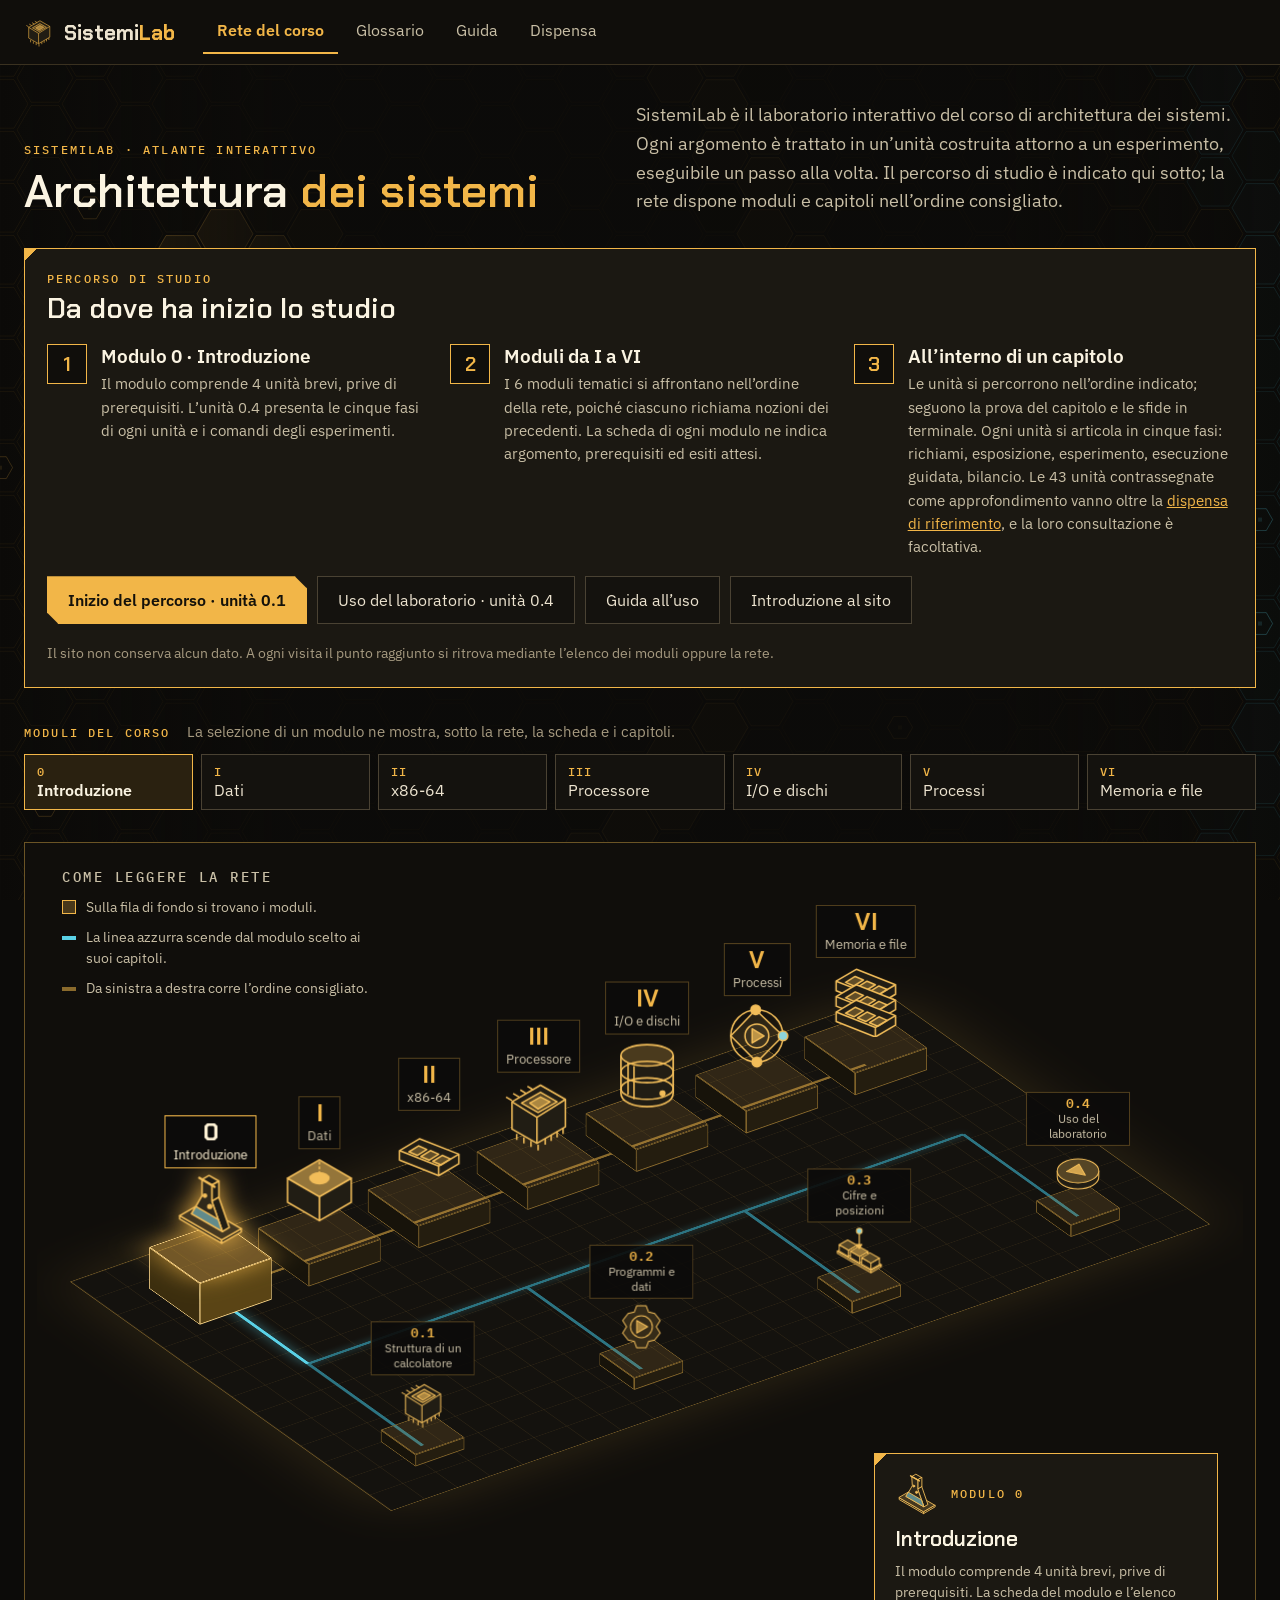
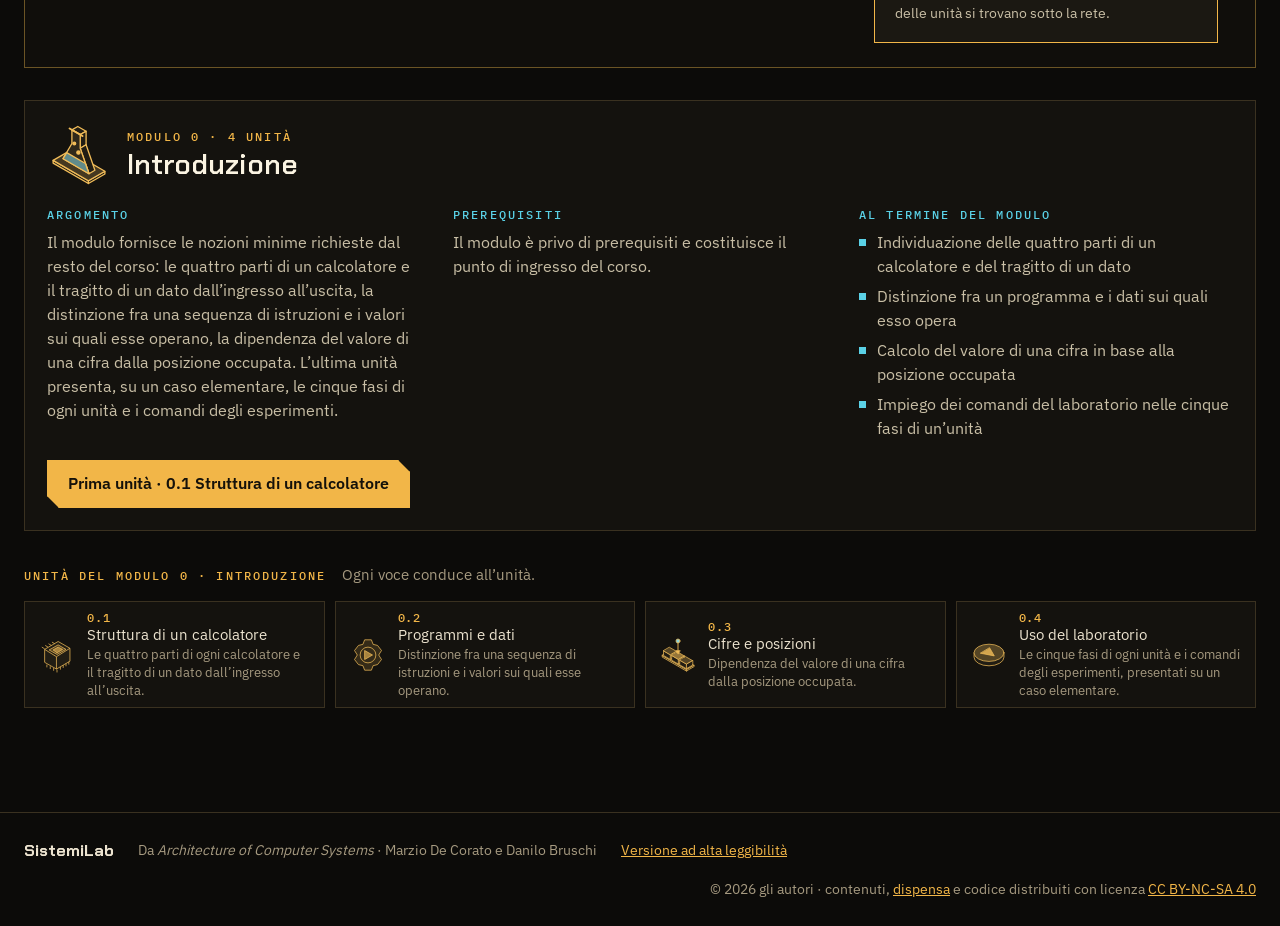
<file: index.html>
<!doctype html>
<html lang="it">
<head>
<meta charset="utf-8">
<meta http-equiv="Content-Security-Policy" content="default-src 'none'; script-src 'self'; style-src 'self' 'unsafe-inline'; img-src 'self' data:; font-src 'self'; connect-src 'none'; object-src 'none'; frame-src 'none'; worker-src 'none'; manifest-src 'self'; base-uri 'none'; form-action 'none'">
<meta name="referrer" content="no-referrer">
<meta name="viewport" content="width=device-width,initial-scale=1">
<meta name="theme-color" content="#0c0b09">
<meta name="description" content="SistemiLab: la rete interattiva del corso di architettura dei sistemi, con unità guidate ed esperimenti da seguire un passo alla volta.">
<title>SistemiLab · Architettura dei sistemi</title>
<link rel="icon" href="sl/icona.svg" type="image/svg+xml">
<link rel="license" href="https://creativecommons.org/licenses/by-nc-sa/4.0/deed.it">
<link rel="stylesheet" href="sl/css/sito.css">
</head>
<body>
<a class="salta" href="#contenuto">Passaggio al contenuto</a>
<a class="salta" href="https://marzione00.github.io/Architettura_PUB_accessibile/">Versione ad alta leggibilità</a>
<header class="testa">
  <div class="in">
    <a class="marchio" href="#/" aria-label="SistemiLab, rete del corso"><svg class="sim" width="30" height="30" viewBox="0 0 64 64" aria-hidden="true" style="color:#f2b648"><use href="#sl-cpu"></use></svg><span>Sistemi<b>Lab</b></span></a>
    <nav aria-label="Sezioni del sito">
      <a href="#/" data-vista="rete">Rete del corso</a>
      <a href="#/glossario" data-vista="glossario">Glossario</a>
      <a href="#/guida" data-vista="guida">Guida</a>
      <a href="#/dispensa" data-vista="dispensa">Dispensa</a>
    </nav>
  </div>
</header>
<main id="contenuto" tabindex="-1"></main>
<footer class="piede"><div class="in"><span style="font:700 16px var(--tit);color:var(--testo)">SistemiLab</span><span>Da <i>Architecture of Computer Systems</i> · Marzio De Corato e Danilo Bruschi</span><a href="https://marzione00.github.io/Architettura_PUB_accessibile/">Versione ad alta leggibilità</a><span class="licenza">© 2026 gli autori · contenuti, <a href="#/dispensa">dispensa</a> e codice distribuiti con licenza <a rel="license noopener noreferrer" target="_blank" href="https://creativecommons.org/licenses/by-nc-sa/4.0/deed.it">CC BY-NC-SA 4.0</a></span></div></footer>
<noscript><p style="padding:24px">La rete del corso e gli esperimenti richiedono JavaScript attivo.</p></noscript>
<script src="sl/js/nucleo.js"></script>
<script src="sl/js/simboli.js"></script>
<script src="sl/dati/corso.js"></script>
<script src="sl/dati/glossario.js"></script>
<script src="sl/dati/telemetria.js"></script>
<script src="sl/dati/macchina.js"></script>
<script src="sl/dati/intro.js"></script>
<script src="sl/js/scena.js"></script>
<script src="sl/js/laboratorio.js"></script>
<script src="sl/js/unita.js"></script>
<script src="sl/js/prova.js"></script>
<script src="sl/js/rete.js"></script>
<script src="sl/js/intro.js"></script>
<script src="sl/js/avvio.js"></script>
<script src="sl/js/sfondo.js"></script>
</body>
</html>
</file>
<file: sl/css/sito.css>
/* SistemiLab · foglio di stile unico del sito */
/* Caratteri serviti dal sito stesso (cartella sl/font, licenza SIL OFL 1.1): nessuna richiesta a server esterni. */
@font-face{font-family:'Chakra Petch';font-style:normal;font-weight:500;font-display:swap;src:url(../font/chakra-petch-500.woff2) format('woff2')}
@font-face{font-family:'Chakra Petch';font-style:normal;font-weight:600;font-display:swap;src:url(../font/chakra-petch-600.woff2) format('woff2')}
@font-face{font-family:'Chakra Petch';font-style:normal;font-weight:700;font-display:swap;src:url(../font/chakra-petch-700.woff2) format('woff2')}
@font-face{font-family:'IBM Plex Mono';font-style:normal;font-weight:400;font-display:swap;src:url(../font/ibm-plex-mono-400.woff2) format('woff2')}
@font-face{font-family:'IBM Plex Mono';font-style:normal;font-weight:500;font-display:swap;src:url(../font/ibm-plex-mono-500.woff2) format('woff2')}
@font-face{font-family:'IBM Plex Mono';font-style:normal;font-weight:600;font-display:swap;src:url(../font/ibm-plex-mono-600.woff2) format('woff2')}
@font-face{font-family:'IBM Plex Sans';font-style:normal;font-weight:400;font-display:swap;src:url(../font/ibm-plex-sans-400.woff2) format('woff2')}
@font-face{font-family:'IBM Plex Sans';font-style:normal;font-weight:500;font-display:swap;src:url(../font/ibm-plex-sans-500.woff2) format('woff2')}
@font-face{font-family:'IBM Plex Sans';font-style:normal;font-weight:600;font-display:swap;src:url(../font/ibm-plex-sans-600.woff2) format('woff2')}
:root{
  --fondo:#0c0b09;--pan:#14120e;--pan2:#1b1812;--buio:#100e0b;
  --riga:#3a3120;--riga2:#6b5425;--riga3:#4a4233;
  --ambra:#f2b648;--ambra2:#ffd98a;--ambra-s:#2a2110;--ambra-t:#b08a3c;
  --ciano:#5ad1e6;--ciano-s:#10201f;--ciano-r:#2c5560;
  --rosso:#ff6b5a;--rosso-s:#2a1512;--rosso-t:#ffb3a8;
  --testo:#ece3cf;--testo2:#c9bfa6;--muto:#a69a80;--chiaro:#fbf4e2;
  --tit:'Chakra Petch','Space Grotesk',system-ui,sans-serif;
  --corpo:'IBM Plex Sans',system-ui,-apple-system,'Segoe UI',sans-serif;
  --mono:'IBM Plex Mono',ui-monospace,'Cascadia Mono',Consolas,monospace;
  --smusso:polygon(0 0,calc(100% - 12px) 0,100% 12px,100% 100%,12px 100%,0 calc(100% - 12px));
}
*{box-sizing:border-box}
[hidden]{display:none!important}
html{scroll-behavior:smooth}
body{margin:0;background:var(--fondo);color:var(--testo);font:16px/1.6 var(--corpo);-webkit-font-smoothing:antialiased}
a{color:var(--ambra)}a:hover{color:var(--ambra2)}
button{font:inherit;color:inherit;cursor:pointer}
button:disabled{opacity:.4;cursor:default}
:focus-visible{outline:2px solid var(--ambra2);outline-offset:2px}
h1,h2,h3,p{margin:0}
code{font-family:var(--mono);font-size:.94em;color:var(--chiaro);background:var(--pan2);padding:1px 5px;border:1px solid var(--riga)}
.salta{position:absolute;left:-999px;top:8px;background:var(--ambra);color:#14110a;padding:8px 14px;z-index:50}
.salta:focus{left:8px}
.sim{display:inline-block;flex:none;color:#f2bd59;vertical-align:middle}

/* Intestazione e piede */
.testa{border-bottom:1px solid var(--riga);background:var(--buio)}
.testa .in{max-width:1320px;margin:0 auto;padding:10px 24px;display:flex;flex-wrap:wrap;align-items:center;gap:8px 28px}
.marchio{display:flex;align-items:center;gap:10px;min-height:44px;text-decoration:none;color:var(--testo);font:700 21px var(--tit)}
.marchio b{color:var(--ambra);font-weight:700}
.testa nav{display:flex;flex-wrap:wrap;gap:4px;flex:1 1 auto}
.testa nav a{display:flex;align-items:center;min-height:44px;padding:0 14px;text-decoration:none;color:var(--testo2);border-bottom:2px solid transparent}
.testa nav a[aria-current]{color:var(--ambra);border-bottom-color:var(--ambra);font-weight:600}
.piede{border-top:1px solid var(--riga);margin-top:48px}
.piede .licenza{margin-left:auto}.piede .licenza a,.piede>.in>a{display:inline-block;padding:4px 0;color:var(--ambra)}
.piede .in{max-width:1320px;margin:0 auto;padding:22px 24px;display:flex;flex-wrap:wrap;gap:8px 24px;align-items:center;color:var(--muto);font-size:14px}
main{display:block;outline:none;min-height:100vh}
.pagina{max-width:1160px;margin:0 auto;padding:36px 24px 56px;display:flex;flex-direction:column;gap:32px}
.pagina.larga{max-width:1320px}

/* Elementi ricorrenti */
.occhiello{font:500 12px var(--mono);letter-spacing:.18em;color:var(--ambra);text-transform:uppercase}
.occhiello.c{color:var(--ciano)}.occhiello.m{color:var(--muto)}.occhiello.r{color:var(--rosso-t)}
.titolone{font:600 clamp(32px,5vw,46px)/1.08 var(--tit);color:var(--chiaro)}
.titolo2{font:600 28px/1.2 var(--tit);color:var(--chiaro)}
.titolo3{font:600 19px/1.3 var(--corpo);color:var(--chiaro)}
.guida{font-size:18px;line-height:1.6;color:var(--testo2);max-width:760px}
.pannello{background:var(--pan);border:1px solid var(--riga);padding:22px}
.pannello.tacca{background:linear-gradient(135deg,var(--ambra) 8px,transparent 8px) 0 0/16px 16px no-repeat,var(--pan2);border-color:var(--ambra)}
.pannello.esito{background:linear-gradient(135deg,var(--ciano) 8px,transparent 8px) 0 0/16px 16px no-repeat,var(--ciano-s);border-color:var(--ciano)}
.colonna{display:flex;flex-direction:column;gap:12px}
.griglia{display:grid;grid-template-columns:repeat(auto-fit,minmax(min(300px,100%),1fr));gap:16px}
.bottone{display:inline-flex;align-items:center;justify-content:center;gap:10px;min-height:48px;padding:0 20px;background:var(--pan);color:var(--testo);border:1px solid var(--riga3);text-decoration:none}
.bottone:hover{color:var(--chiaro);border-color:var(--ambra-t)}
.bottone.primo{background:var(--ambra);color:#14110a;border-color:var(--ambra);font-weight:600;clip-path:var(--smusso)}
.bottone.primo:hover{background:var(--ambra2);color:#14110a}
.bottone.ciano{background:var(--ciano);color:#06181c;border-color:var(--ciano);font-weight:600;clip-path:var(--smusso)}
.bottone.attivo{background:var(--ambra);color:#14110a;border-color:var(--ambra);font-weight:600}
.riga-bottoni{display:flex;flex-wrap:wrap;gap:10px;align-items:center}
.tessera{min-width:44px;min-height:44px;padding:0 12px;background:var(--pan);border:1px solid var(--riga2);font:600 16px var(--mono);color:var(--testo)}
.tessera[aria-pressed="true"]{background:var(--ambra);color:#14110a;border-color:var(--ambra)}
.tessera.giusta{background:var(--ciano-s);color:#d9f4f8;border-color:var(--ciano)}
.tessera.errata{background:var(--rosso-s);color:#ffd2cb;border-color:var(--rosso)}
.avviso{display:flex;flex-wrap:wrap;gap:6px 14px;align-items:baseline;padding:12px 16px;background:var(--pan2);border:1px solid var(--riga2)}
.avviso .eti{font:500 12px var(--mono);letter-spacing:.14em;color:var(--ambra)}
.avviso.ok{background:var(--ciano-s);border-color:var(--ciano)}.avviso.ok .eti{color:var(--ciano)}
.avviso.no{background:var(--rosso-s);border-color:var(--rosso)}.avviso.no .eti{color:var(--rosso-t)}
.avviso.con-sim{align-items:center;flex-wrap:nowrap;gap:14px}
.nota{font-size:14px;color:var(--muto)}
.briciole{font-family:var(--mono)}
.briciole a{display:inline-flex;align-items:center;min-height:32px}
.rinvio{flex:none;display:inline-flex;align-items:center;justify-content:center;min-width:44px;min-height:32px;font-family:var(--mono)}
.piste{display:flex;flex-wrap:wrap;gap:8px}
.pista{display:inline-flex;align-items:center;gap:8px;padding:4px 12px 4px 6px;background:var(--pan2);border:1px solid var(--riga3);font-size:14px}

/* Termini con definizione */
.termine{font:inherit;color:var(--ambra);background:none;border:0;border-bottom:1px dotted var(--ambra);padding:0;cursor:help}
.unito{white-space:nowrap}.unito .termine{white-space:normal}
#fumetto{position:absolute;z-index:40;max-width:320px;background:var(--pan2);border:1px solid var(--ambra);padding:12px 14px;box-shadow:0 10px 40px rgba(0,0,0,.6);font-size:15px;line-height:1.45}
#fumetto b{display:flex;align-items:center;gap:8px;color:var(--chiaro);margin-bottom:4px}
#fumetto small{display:block;margin-top:6px;color:var(--muto);font:12px var(--mono)}

/* Rete in tre dimensioni */
.rete-cornice{background:var(--buio);border:1px solid var(--riga2);padding:12px}
.scalato{position:relative;overflow:hidden}
.scalato.scorre{overflow-x:auto;overflow-y:hidden;scrollbar-width:thin;scrollbar-color:var(--riga2) transparent;-webkit-overflow-scrolling:touch}
.avviso-scorri{display:none;margin:-8px 0 0}
.scalato.scorre+.avviso-scorri{display:block}
.scalato>.piano-fisso{position:absolute;left:0;top:0;transform-origin:0 0}
.rete{position:relative;width:1180px;height:800px}
.rete .suolo{position:absolute;left:90px;top:118px;width:1000px;height:560px;transform-style:preserve-3d;transform:rotateX(60deg) rotateZ(-35deg);background-color:var(--pan);background-image:linear-gradient(rgba(242,182,72,.09) 1px,transparent 1px),linear-gradient(90deg,rgba(242,182,72,.09) 1px,transparent 1px);background-size:40px 40px;border:1px solid var(--riga2);box-shadow:0 0 80px rgba(242,182,72,.14)}
.rete .traccia{position:absolute;height:4px;background:#8a6a2c}
.rete .traccia.dato{background:#2c7482;box-shadow:0 0 12px rgba(90,209,230,.4)}
.rete .discesa{position:absolute;top:100px;width:4px;height:170px;background:var(--ciano);box-shadow:0 0 14px rgba(90,209,230,.8);transition:left .6s cubic-bezier(.2,.8,.2,1)}
.rete .discesa i{position:absolute;left:-4px;top:-6px;width:12px;height:12px;background:#c8f3fb;box-shadow:0 0 14px var(--ciano);animation:sl-scende 1.6s linear infinite}
.rete .corre{position:absolute;left:94px;top:94px;width:12px;height:12px;background:#ffe2a6;box-shadow:0 0 12px var(--ambra);animation:sl-corre 6s linear infinite}
.rete .gambo{position:absolute;top:270px;width:4px;height:200px;background:#2c7482;transition:background .3s,box-shadow .3s}
.rete .gambo.sel{background:var(--ciano);box-shadow:0 0 14px rgba(90,209,230,.8)}
.nodo{position:absolute;width:var(--s);height:var(--s);transform-style:preserve-3d;--s:60px;--h:14px}
.nodo.grande{--s:88px;--h:26px}
.nodo.sel{--h:30px}.nodo.grande.sel{--h:48px}
.nodo>i{position:absolute;box-sizing:border-box;border:1px solid #8a6a2c;transition:transform .4s,height .4s,width .4s,left .4s,background .3s,box-shadow .3s,border-color .3s}
.nodo .f-fronte{left:0;top:var(--s);width:var(--s);height:var(--h);transform-origin:50% 0;transform:rotateX(90deg);background:#241d0f}
.nodo .f-lato{left:calc(-1*var(--h));top:0;width:var(--h);height:var(--s);transform-origin:100% 50%;transform:rotateY(90deg);background:#17130a}
.nodo .f-sopra{left:0;top:0;width:var(--s);height:var(--s);transform:translateZ(var(--h));background:rgba(242,182,72,.12)}
.nodo.sel>i{border-color:var(--ambra2)}
.nodo.sel .f-fronte{background:#5a4415}.nodo.sel .f-lato{background:#3b2d0e}
.nodo.sel .f-sopra{background:rgba(242,182,72,.42);box-shadow:0 0 36px rgba(242,182,72,.7)}
.nodo .perno{position:absolute;left:50%;top:50%;width:0;height:0;transform-style:preserve-3d;transform:translateZ(calc(var(--h) + 6px)) rotateZ(35deg) rotateX(-60deg) translateZ(320px);transition:transform .4s}
.insegna{position:absolute;left:-52px;bottom:0;width:104px;padding:0;background:transparent;border:0;display:flex;flex-direction:column;align-items:center;gap:3px;color:#f2bd59}
.nodo.grande .insegna{left:-63px;width:126px}
.insegna .targa{display:flex;flex-direction:column;align-items:center;gap:1px;padding:3px 8px 4px;background:rgba(12,11,9,.9);border:1px solid rgba(138,106,44,.55);transition:border-color .3s}
.insegna .n{font:700 13px/1.1 var(--mono);color:var(--ambra)}
.nodo.grande .insegna .n{font:700 24px/1.1 var(--tit)}
.insegna .d{font-size:12px;line-height:1.25;text-align:center;color:var(--testo2)}
.nodo.grande .insegna .d{font-size:13px}
.insegna .sim{transition:filter .25s}
.insegna:hover .sim,.insegna:focus-visible .sim{filter:drop-shadow(0 0 10px rgba(242,182,72,.85))}
.nodo.sel .insegna{color:#fff3d6}.nodo.sel .insegna .targa{border-color:var(--ambra)}
.nodo.sel .insegna .n,.nodo.sel .insegna .d{color:#fff3d6}
.nodo.sel .insegna .sim{filter:drop-shadow(0 0 12px rgba(242,182,72,.95))}
.nodo.nasce{animation:sl-nasce .5s backwards}
.rete .legenda{position:absolute;left:12px;top:12px;width:320px;display:flex;flex-direction:column;gap:10px}
.rete .legenda div{display:flex;gap:10px;align-items:flex-start;font-size:14px;line-height:1.45;color:var(--testo2)}
.rete .legenda i{flex:none;width:14px;height:4px;margin-top:9px;background:var(--ciano)}
.rete .legenda i.q{height:14px;margin-top:3px;background:rgba(242,182,72,.25);border:1px solid var(--ambra)}
.rete .legenda i.o{background:#8a6a2c}
.rete .scheda{position:absolute;right:12px;bottom:12px;width:344px;display:flex;flex-direction:column;gap:10px;padding:18px 20px}
.rete .scheda .su{display:flex;align-items:center;gap:12px}
.rete .scheda .t{font:600 21px/1.2 var(--tit);color:var(--chiaro)}
.rete .scheda .c{font-size:14px;line-height:1.5;color:var(--testo2)}
.carte{display:grid;grid-template-columns:repeat(auto-fit,minmax(min(250px,100%),1fr));gap:10px}
.carta{display:flex;align-items:center;gap:12px;min-height:64px;padding:8px 14px;text-align:left;background:var(--pan);border:1px solid var(--riga);color:var(--testo);text-decoration:none;transition:background .2s,border-color .2s}
.carta:hover{border-color:var(--ambra-t);color:var(--chiaro)}
.carta[aria-pressed="true"],.carta.sel{background:var(--ambra-s);border-color:var(--ambra)}
.carta .k{display:block;font:500 12px var(--mono);letter-spacing:.08em;color:var(--ambra)}
.carta .v{display:block;font-size:15px;line-height:1.3}
.carta .w{display:block;font-size:13px;line-height:1.35;color:var(--muto);margin-top:2px}

/* Unità: testata e fasi */
.testata{position:relative;overflow:hidden;background:var(--pan);border:1px solid var(--riga2);padding:26px;display:flex;flex-wrap:wrap;align-items:center;gap:22px 30px}
.testata .filigrana{position:absolute;color:#f2bd59;opacity:.09;pointer-events:none}
.testata .podio{position:relative;flex:none;width:128px;height:128px;display:flex;align-items:center;justify-content:center;background-color:var(--pan2);background-image:linear-gradient(rgba(242,182,72,.08) 1px,transparent 1px),linear-gradient(90deg,rgba(242,182,72,.08) 1px,transparent 1px);background-size:16px 16px;border:1px solid var(--ambra);box-shadow:0 0 34px rgba(242,182,72,.22)}
.testata .dx{position:relative;flex:1 1 420px;min-width:0;display:flex;flex-direction:column;gap:10px}
.testata h1{font:600 clamp(28px,4.4vw,38px)/1.1 var(--tit);color:var(--chiaro)}
.testata.stretta{padding:14px 20px;gap:12px 20px}
.testata.stretta .podio{width:64px;height:64px;box-shadow:none}
.testata.stretta h1{font-size:clamp(22px,3.2vw,28px)}
.testata.stretta .filigrana{display:none}
.fasi{display:grid;grid-template-columns:repeat(auto-fit,minmax(min(180px,100%),1fr));gap:8px}
.fase{display:flex;align-items:center;gap:10px;min-height:64px;padding:6px 12px 6px 8px;background:#12110e;border:1px solid var(--riga3);color:var(--testo2);text-align:left;text-decoration:none}
.fase .sim{color:var(--ambra-t)}
.fase span{display:flex;flex-direction:column;line-height:1.25}
.fase small{font:500 12px var(--mono);color:var(--muto)}
.fase.fatta{background:var(--ciano-s);border-color:var(--ciano-r);color:#d9f4f8}.fase.fatta .sim{color:#8cd4da}.fase.fatta small{color:var(--ciano)}
.fase[aria-current]{background:var(--ambra-s);border-color:var(--ambra);box-shadow:0 0 22px rgba(242,182,72,.22);color:#fff3d6;font-weight:600}
.fase[aria-current] .sim{color:var(--ambra2)}.fase[aria-current] small{color:var(--ambra)}
.fase:hover{border-color:var(--ambra-t)}
.passi-fase{display:flex;flex-wrap:wrap;justify-content:space-between;align-items:center;gap:16px;border-top:1px solid var(--riga);padding-top:22px}

/* Richiami, prosa, figure */
.richiamo{display:flex;gap:16px;align-items:flex-start;background:var(--pan);border:1px solid var(--ciano-r);padding:18px 20px}
.richiamo p{color:var(--testo2)}
.due{display:flex;flex-wrap:wrap;gap:40px;align-items:flex-start}
.prosa{flex:999 1 560px;min-width:0;display:flex;flex-direction:column;gap:22px;font-size:18px;line-height:1.75;color:#e4dbc6}
.prosa>p{max-width:700px;text-wrap:pretty}
.prosa h3{font:600 22px/1.25 var(--tit);color:var(--chiaro);margin-top:6px}
.accanto{flex:1 1 280px;min-width:0;display:flex;flex-direction:column;gap:14px}
.voce b{display:flex;align-items:center;gap:10px;color:var(--chiaro);font-weight:600}
.voce span{display:block;color:var(--testo2);font-size:15px}
.figura{margin:0;background:var(--pan);border:1px solid var(--riga);padding:18px 20px;display:flex;flex-direction:column;gap:12px;max-width:760px}
.figura figcaption{font-size:15px;line-height:1.5;color:var(--testo2)}
.figura .tt{font:500 11px var(--mono);letter-spacing:.16em;color:var(--muto);text-transform:uppercase}
.scorri{overflow-x:auto}
.fila-celle{display:flex;gap:8px;font-family:var(--mono);width:max-content}
.fila-celle div{display:flex;flex-direction:column;align-items:center;gap:6px}
.fila-celle small{font-size:13px;line-height:20px;color:var(--muto);min-height:20px}
.fila-celle b{width:64px;height:72px;display:flex;align-items:center;justify-content:center;font-size:32px;font-weight:600;background:#12110e;border:1px solid var(--riga3);color:var(--muto)}
.fila-celle .on b{background:var(--ciano-s);border-color:var(--ciano);box-shadow:0 0 18px rgba(90,209,230,.35);color:#d9f4f8}
.fila-celle .on small{color:var(--ciano)}
.fila-celle .amb b{background:var(--ambra-s);border-color:var(--ambra);color:#fff3d6}
.fila-celle em{font-style:normal;font-size:13px;line-height:20px;color:var(--testo2);min-height:20px}
.legenda-fig{display:flex;gap:12px;align-items:flex-start}
.legenda-fig div{color:#d6ccb5}.legenda-fig b{color:var(--chiaro)}

/* Palco degli esperimenti */
.banco{position:relative;background-color:var(--buio);background-image:linear-gradient(rgba(242,182,72,.05) 1px,transparent 1px),linear-gradient(90deg,rgba(242,182,72,.05) 1px,transparent 1px);background-size:28px 28px;border:1px solid var(--riga2);padding:22px;display:flex;flex-direction:column;gap:18px}
.banco::before,.banco::after{content:"";position:absolute;width:22px;height:22px;border:3px solid var(--ambra);pointer-events:none}
.banco::before{left:-1px;top:-1px;border-right:0;border-bottom:0}
.banco::after{right:-1px;bottom:-1px;border-left:0;border-top:0}
.hud{display:grid;grid-template-columns:repeat(auto-fit,minmax(min(140px,100%),1fr));gap:10px;font-family:var(--mono)}
.hud div{display:flex;flex-direction:column;gap:2px;padding:8px 12px;background:var(--pan);border:1px solid var(--riga)}
.hud small{font-size:11px;letter-spacing:.14em;color:var(--muto);text-transform:uppercase}
.hud b{font-size:26px;font-weight:600;color:var(--chiaro);line-height:1.15;overflow-wrap:anywhere}
.hud .a{border-color:var(--riga2)}.hud .a small{color:var(--ambra)}.hud .a b{color:#fff3d6}
.hud .c{border-color:var(--ciano-r)}.hud .c small{color:var(--ciano)}.hud .c b{color:#d9f4f8}
.palco{position:relative}
.el{position:absolute;box-sizing:border-box;transition:left .6s cubic-bezier(.2,.8,.2,1),top .6s cubic-bezier(.2,.8,.2,1),width .45s,height .45s,opacity .35s,background-color .35s,border-color .35s,box-shadow .35s,color .35s}
.el.entra{opacity:0}
.el-box{display:flex;flex-direction:column;align-items:center;justify-content:center;gap:2px;background:var(--pan);border:1px solid var(--riga2);padding:6px 8px;text-align:center}
.el-box .et{font:500 11px/1.25 var(--mono);letter-spacing:.1em;color:var(--muto);text-transform:uppercase}
.el-box .va{font:600 17px/1.2 var(--mono);color:var(--chiaro);overflow-wrap:anywhere}
.el-box.riga{flex-direction:row;gap:10px;justify-content:flex-start;text-align:left}
.el-box.riga>div{display:flex;flex-direction:column;gap:2px;min-width:0}
.el-box.stretta .va{font-size:14px}
.el-cella{display:flex;align-items:center;justify-content:center;font:600 34px var(--mono);background:#17140f;border:1px solid var(--riga3);color:#8f8468}
.el-cella.piccola{font-size:20px}
.el-cella.minuta{font-size:15px}
/* Celle colorate per le immagini: lo stato si legge dal bordo e dall'alone. */
.palco .el-cella.tinta-rosso{background:#c8402f}.palco .el-cella.tinta-giallo{background:#d8b638}.palco .el-cella.tinta-verde{background:#3f9b57}.palco .el-cella.tinta-blu{background:#3566c4}.palco .el-cella.tinta-nero{background:#050505}.palco .el-cella.tinta-bianco{background:#ece8dc}
.el-cella .so{position:absolute;left:0;right:0;top:-24px;text-align:center;font:500 13px var(--mono);color:var(--muto);transition:color .3s}
.el-cella .gi{position:absolute;left:0;right:0;bottom:-24px;text-align:center;font:500 13px var(--mono);color:var(--testo2)}
.st-att.el-box,.st-att.el-cella{border-color:var(--ambra);background:var(--ambra-s);color:#fff3d6;box-shadow:0 0 0 3px rgba(242,182,72,.16),0 0 26px rgba(242,182,72,.3)}
.st-att .so{color:var(--ambra)}
.st-on.el-box,.st-on.el-cella{border-color:var(--ciano);background:var(--ciano-s);color:#d9f4f8;box-shadow:0 0 22px rgba(90,209,230,.38)}
.st-on .so{color:var(--ciano)}.st-on .va{color:#d9f4f8}
.st-zero.el-cella{background:#12110e;color:var(--muto)}
.st-off.el-box,.st-off.el-cella{opacity:.5}
.st-err.el-box,.st-err.el-cella{border-color:var(--rosso);background:var(--rosso-s);color:#ffd2cb;box-shadow:0 0 22px rgba(255,107,90,.3)}
.el-pacco{display:flex;align-items:center;justify-content:center;padding:0 8px;background:var(--ciano);color:#06181c;font:600 14px var(--mono);box-shadow:0 0 18px rgba(90,209,230,.85);z-index:5;white-space:nowrap}
.el-pacco.st-att{background:var(--ambra);color:#14110a;box-shadow:0 0 18px rgba(242,182,72,.85)}
.el-pacco.st-err{background:var(--rosso);color:#1c0704;box-shadow:0 0 18px rgba(255,107,90,.85)}
.el-nota{font:15px/1.35 var(--corpo);color:var(--testo2)}
.el-nota.mono{font-family:var(--mono);font-size:14px}
.el-nota.forte{font:600 20px/1.2 var(--mono);color:var(--chiaro)}
.el-nota.centro{text-align:center}
.el-nota.st-att{color:var(--ambra)}.el-nota.st-on{color:var(--ciano)}.el-nota.st-err{color:var(--rosso-t)}
.el-sim svg{width:100%;height:100%}
.el-sim.st-off{opacity:.35}.el-sim.st-att{filter:drop-shadow(0 0 10px rgba(242,182,72,.9))}.el-sim.st-on{filter:drop-shadow(0 0 10px rgba(90,209,230,.9))}
.el-barra{background:var(--pan);border:1px solid var(--ciano-r)}
.el-barra i{display:block;height:100%;background:var(--ciano);box-shadow:0 0 14px rgba(90,209,230,.55);transition:width .6s cubic-bezier(.2,.8,.2,1),background-color .35s}
.el-barra.st-err{border-color:var(--rosso)}.el-barra.st-err i{background:var(--rosso);box-shadow:0 0 14px rgba(255,107,90,.55)}
.el-cursore{height:6px;background:var(--ambra);animation:sl-bagliore 1.4s ease-in-out infinite}
.el-zona{border:1px dashed var(--riga3);background:rgba(20,18,14,.5)}
.el-zona .et{position:absolute;left:10px;top:6px;font:500 11px var(--mono);letter-spacing:.14em;color:var(--muto);text-transform:uppercase}
.el-zona.st-att{border-color:var(--ambra)}.el-zona.st-on{border-color:var(--ciano)}.el-zona.st-on .et{color:var(--ciano)}
svg.linee{position:absolute;left:0;top:0;overflow:visible;pointer-events:none}
svg.linee line{stroke:var(--riga2);stroke-width:2;stroke-linecap:round;transition:stroke .35s,opacity .35s}
svg.linee line.st-att{stroke:var(--ambra)}svg.linee line.st-on{stroke:var(--ciano)}svg.linee line.st-err{stroke:var(--rosso)}svg.linee line.st-off{opacity:.35}
svg.linee line.tratto{stroke-dasharray:6 6}
.calcolo{display:flex;flex-wrap:wrap;align-items:center;gap:10px 18px;min-height:52px;padding:10px 16px;background:var(--pan);border:1px solid var(--riga);font-family:var(--mono)}
.calcolo small{font-size:11px;letter-spacing:.16em;color:var(--muto)}
.calcolo b{font-size:22px;font-weight:600;color:var(--chiaro);overflow-wrap:anywhere}
.calcolo i{font-style:normal;padding:4px 12px;font-size:13px;letter-spacing:.1em;font-weight:600;border:1px solid var(--muto);color:var(--testo)}
.calcolo i.si{background:var(--ciano-s);color:#d9f4f8;border-color:var(--ciano)}
.calcolo i.no{background:var(--rosso-s);color:#ffd2cb;border-color:var(--rosso)}
.racconto{display:flex;flex-direction:column;gap:8px;padding:18px 20px;background:var(--pan2);border:1px solid var(--riga2)}
.racconto .t{font:600 24px/1.2 var(--tit);color:var(--chiaro)}
.racconto .c{font-size:18px;line-height:1.65;color:#e4dbc6;max-width:780px}
.tacche{display:flex;align-items:flex-end;height:18px;overflow:hidden}
.tacche i{flex:1 1 0;min-width:3px;height:10px;margin-right:3px;background:var(--riga);transition:background .3s,height .3s}
.tacche i.p{background:#3f9fb0}.tacche i.q{background:var(--ambra);height:18px}.tacche i.n{margin-left:10px}
input[type=range]{width:100%;height:28px;accent-color:var(--ambra)}
.comandi{display:flex;flex-wrap:wrap;align-items:center;gap:10px 20px;background:var(--pan);border:1px solid var(--riga);padding:12px 16px}
.comandi .gruppo{display:flex;flex-wrap:wrap;align-items:center;gap:6px}
.comandi .eti{font:500 12px var(--mono);letter-spacing:.14em;color:var(--muto);text-transform:uppercase;margin-right:4px}
.comandi .valore{min-width:76px;height:44px;display:flex;align-items:center;justify-content:center;padding:0 10px;font:600 20px var(--mono);color:#fff3d6;border:1px solid var(--ambra);background:var(--ambra-s)}
.comandi input[type=text]{height:44px;width:150px;padding:0 12px;font:600 18px var(--mono);color:#fff3d6;background:var(--ambra-s);border:1px solid var(--ambra)}

/* Orientamento: percorso di studio, moduli, scheda del modulo, unità di un capitolo, attività di una fase */
.tappe{list-style:none;margin:0;padding:0;display:grid;grid-template-columns:repeat(auto-fit,minmax(min(280px,100%),1fr));gap:16px 24px}
.tappe li{display:flex;gap:14px;align-items:flex-start}
.tappe .n{flex:none;width:40px;height:40px;display:flex;align-items:center;justify-content:center;font:600 20px var(--tit);color:var(--ambra);background:var(--buio);border:1px solid var(--ambra)}
.tappe p{margin-top:4px;font-size:15px;line-height:1.55;color:var(--testo2)}
.linguette{display:grid;grid-template-columns:repeat(auto-fit,minmax(min(104px,100%),1fr));gap:8px}
.linguetta{display:flex;flex-direction:column;justify-content:center;gap:1px;min-height:56px;padding:6px 12px;text-align:left;line-height:1.25;background:var(--pan);border:1px solid var(--riga3);color:var(--testo)}
.linguetta b{font:500 12px var(--mono);letter-spacing:.08em;color:var(--ambra)}
.linguetta:hover{border-color:var(--ambra-t);color:var(--chiaro)}
.linguetta[aria-pressed="true"]{background:var(--ambra-s);border-color:var(--ambra);color:var(--chiaro);font-weight:600}
.modulo{display:flex;flex-direction:column;gap:20px}
.modulo .su{display:flex;align-items:center;gap:16px}
.modulo .tre{display:grid;grid-template-columns:repeat(auto-fit,minmax(min(280px,100%),1fr));gap:20px 32px}
.modulo .tre>div{display:flex;flex-direction:column;gap:8px}
.modulo p,.modulo li{font-size:15.5px;line-height:1.55;color:var(--testo2)}
.modulo ul{list-style:none;margin:0;padding:0;display:flex;flex-direction:column;gap:6px}
.modulo li{position:relative;padding-left:18px}
.modulo li::before{content:"";position:absolute;left:0;top:.58em;width:7px;height:7px;background:var(--ciano)}
.premesse{min-height:1.6em;font-size:15px;color:var(--testo2);max-width:640px}
.premesse b{color:var(--ciano);font-weight:600}
.carte.elenco{grid-template-columns:minmax(0,1fr)}
.carta.unita{display:grid;grid-template-columns:52px minmax(0,5fr) minmax(0,7fr);gap:6px 18px;align-items:start;min-height:92px;padding:14px 16px}
.carta.unita .v{font-size:17px;font-weight:600;color:var(--chiaro)}
.carta.unita .w{font-size:14px}
.approf{display:inline-block;align-self:flex-start;width:max-content;margin:2px 0 4px;padding:1px 8px;font:500 11px/1.6 var(--mono);letter-spacing:.14em;text-transform:uppercase;color:var(--ciano);border:1px solid var(--ciano)}
.carta.unita .ob{font-size:14.5px;line-height:1.5;color:var(--testo2);min-height:4.5em;padding-left:18px;border-left:1px solid var(--riga)}
@media (max-width:760px){.carta.unita{grid-template-columns:52px minmax(0,1fr)}.carta.unita .ob{grid-column:2;min-height:7.5em;padding:8px 0 0;border-left:0;border-top:1px solid var(--riga)}}
.consegna{display:flex;flex-wrap:wrap;gap:4px 14px;align-items:baseline;max-width:860px;padding:10px 14px;font-size:15.5px;line-height:1.55;color:var(--testo2);background:var(--ciano-s);border-left:3px solid var(--ciano)}
.consegna b{flex:none;font:500 12px var(--mono);letter-spacing:.14em;text-transform:uppercase;color:var(--ciano)}
.consegna span{flex:1 1 420px;min-width:0}
/* Esercizi */
.esercizio{display:flex;flex-direction:column;gap:16px}
.esercizio input[type=text]::placeholder{font:400 15px var(--corpo);color:var(--muto);opacity:1}
.esercizio input[type=text]{width:300px;max-width:100%;height:48px;padding:0 14px;font:500 20px var(--mono);color:var(--chiaro);background:var(--pan);border:1px solid var(--riga2)}
.esercizio label.campo{display:flex;flex-direction:column;gap:6px;color:var(--testo2);font-size:14px}
.spunta{display:flex;gap:12px;align-items:flex-start;min-height:44px;color:#e4dbc6}
.spunta input{width:24px;height:24px;margin-top:1px;accent-color:var(--ciano);flex:none}
.sfida{display:flex;flex-wrap:wrap;gap:24px}
.sfida .id{font:500 16px var(--mono);color:var(--chiaro);word-break:break-all}

@keyframes sl-scende{0%{transform:translateY(0);opacity:0}12%{opacity:1}88%{opacity:1}100%{transform:translateY(170px);opacity:0}}
@keyframes sl-corre{0%{transform:translateX(0);opacity:0}6%{opacity:1}94%{opacity:1}100%{transform:translateX(800px);opacity:0}}
@keyframes sl-nasce{0%{opacity:0;transform:translateZ(60px)}100%{opacity:1;transform:translateZ(0)}}
@keyframes sl-bagliore{0%,100%{box-shadow:0 0 6px rgba(242,182,72,.5)}50%{box-shadow:0 0 20px rgba(242,182,72,.95)}}
@keyframes sl-entra{0%{opacity:0;transform:translateY(8px)}100%{opacity:1;transform:none}}
.pagina>*{animation:sl-entra .35s both}
/* Introduzione: schede con un faro sull'elemento della pagina al quale si riferiscono (sl/js/intro.js) */
.intro{position:fixed;inset:0;z-index:200;pointer-events:none}
/* finché l'introduzione è aperta, uno spazio in fondo alla pagina consente di portare in alto anche gli ultimi elementi */
html.intro-aperta body{padding-bottom:100vh}
.intro.velo{background:rgba(8,7,5,.8)}
.intro-faro{position:fixed;border:2px solid var(--ambra2);box-shadow:0 0 0 200vmax rgba(8,7,5,.8),0 0 26px rgba(242,182,72,.5);transition:left .25s,top .25s,width .25s,height .25s}
.intro.in-attesa .intro-faro,.intro.in-attesa .intro-scheda{visibility:hidden}
.intro-scheda{position:fixed;pointer-events:auto;width:min(480px,calc(100vw - 32px));max-height:calc(100vh - 32px);display:flex;flex-direction:column;gap:12px;box-shadow:0 18px 60px rgba(0,0,0,.65);animation:intro-entra .3s both}
.intro-scheda[data-posto="centro"]{left:50%;top:50%;transform:translate(-50%,-50%);width:min(640px,calc(100vw - 32px));max-height:86vh}
.intro-capo{display:flex;align-items:center;justify-content:space-between;gap:12px;min-height:28px}
.intro-chiudi{flex:none;width:44px;height:44px;margin:-8px -8px -8px 0;font:400 26px/1 var(--corpo);background:transparent;border:1px solid var(--riga3);color:var(--testo2)}
.intro-chiudi:hover{color:var(--chiaro);border-color:var(--ambra-t)}
.intro-corsa{list-style:none;margin:0;padding:0;display:flex;gap:3px}
.intro-corsa li{flex:1 1 0;height:3px;background:var(--riga3)}
.intro-corsa li.fatta{background:var(--ambra)}
.intro-scheda .titolo2{font-size:25px}
.intro-testo{display:flex;flex-direction:column;gap:10px;overflow-y:auto;min-height:0;font-size:16px;line-height:1.6;color:var(--testo2)}
.intro-testo.prosegue{-webkit-mask-image:linear-gradient(to bottom,#000 calc(100% - 32px),transparent);mask-image:linear-gradient(to bottom,#000 calc(100% - 32px),transparent)}
.intro-stato{margin-top:-4px}
@keyframes intro-entra{from{opacity:0}to{opacity:1}}
@media (max-width:759.98px){.intro-scheda{right:8px;width:auto;max-height:56vh;padding:16px 16px 14px;gap:10px}.intro-scheda[data-posto="centro"]{left:8px;right:8px;transform:translateY(-50%);width:auto;max-height:86vh}.intro-scheda .titolo2{font-size:21px}.intro-testo{font-size:15px;line-height:1.55}.intro-azioni{gap:8px}.intro-azioni .bottone{flex:1 1 auto;padding:0 14px}}
@media (prefers-reduced-motion:reduce){*,*::before,*::after{animation:none!important;transition:none!important;scroll-behavior:auto!important}}
@media print{.intro,.testa nav,.riga-bottoni,.tacche,input[type=range]{display:none}body{background:#fff;color:#000}}

/* Sfondo «alveare»: tela fissa dietro i contenuti e velo che attenua il disegno sotto la colonna di testo. Assente sotto i 900 px e in stampa. */
#sfondo,#sfondo-velo{position:fixed;left:0;top:0;width:100%;height:100%;z-index:-1;pointer-events:none}
#sfondo-velo{background:linear-gradient(90deg,rgba(12,11,9,0) 0,rgba(12,11,9,.78) 22%,rgba(12,11,9,.78) 78%,rgba(12,11,9,0) 100%)}
@media (max-width:899.98px),print{#sfondo,#sfondo-velo{display:none}}

/* Dispensa in costruzione: disegno nello stile della rete, con i colori del tema. */
.cantiere-cornice{margin:0;padding:12px;background:var(--buio);border:1px solid var(--riga2)}
.cantiere{display:block;width:100%;max-width:820px;height:auto;margin:0 auto}
.cantiere path{stroke-linejoin:round}
.cantiere .cp{fill:var(--pan);stroke:var(--riga2);stroke-width:1.2}
.cantiere .cg{stroke:var(--ambra);stroke-opacity:.14;stroke-width:1}
.cantiere .b{stroke:var(--ambra);stroke-width:1.3}.cantiere .b.fs{fill:var(--ambra);fill-opacity:.16}.cantiere .b.fl{fill:var(--ambra);fill-opacity:.08}.cantiere .b.ft{fill:var(--ambra);fill-opacity:.28}
.cantiere .t{fill:none;stroke:var(--ambra);stroke-width:1.3;stroke-dasharray:5 4;stroke-opacity:.85}
.cantiere .h{stroke:var(--ciano);stroke-width:1.4}.cantiere .h.fs{fill:var(--ciano);fill-opacity:.14}.cantiere .h.fl{fill:var(--ciano);fill-opacity:.08}.cantiere .h.ft{fill:var(--ciano);fill-opacity:.26}
.cantiere .cr{stroke:var(--ambra);stroke-opacity:.6;stroke-width:2;stroke-linecap:round}
.cantiere .cm{fill:none;stroke:var(--testo2);stroke-width:1.2}
.cantiere .cc{stroke:var(--ciano);stroke-width:1.2}
.cantiere .cd{stroke:var(--ciano);stroke-width:1.2;stroke-dasharray:3 5}
.cantiere .cpalo{stroke:var(--testo2);stroke-width:3}
.cantiere .cs1{fill:var(--fondo)}.cantiere .cs2{fill:var(--ambra)}
.cantiere .ctav{fill:var(--fondo);stroke:var(--ambra);stroke-width:1.5}
.cantiere .ctesto{font:600 24px var(--tit);letter-spacing:.08em;fill:var(--chiaro)}
</file>
